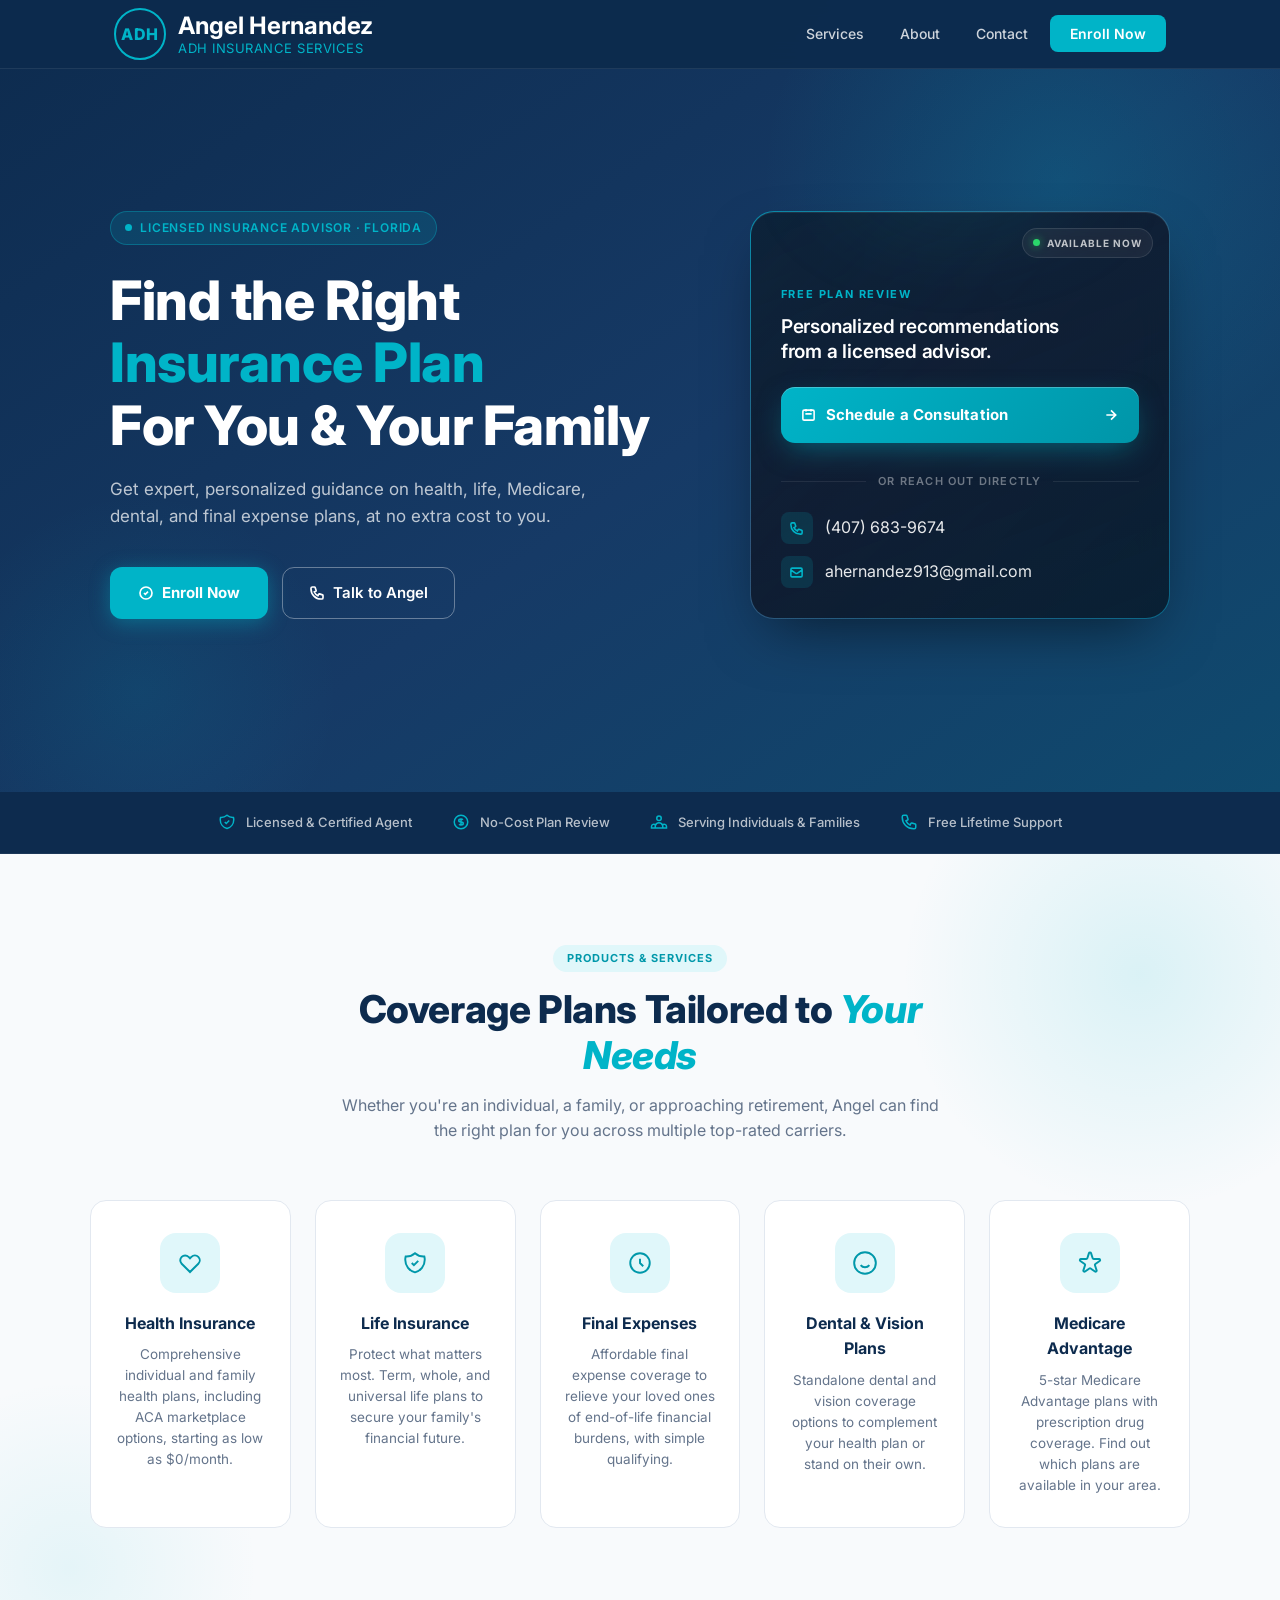
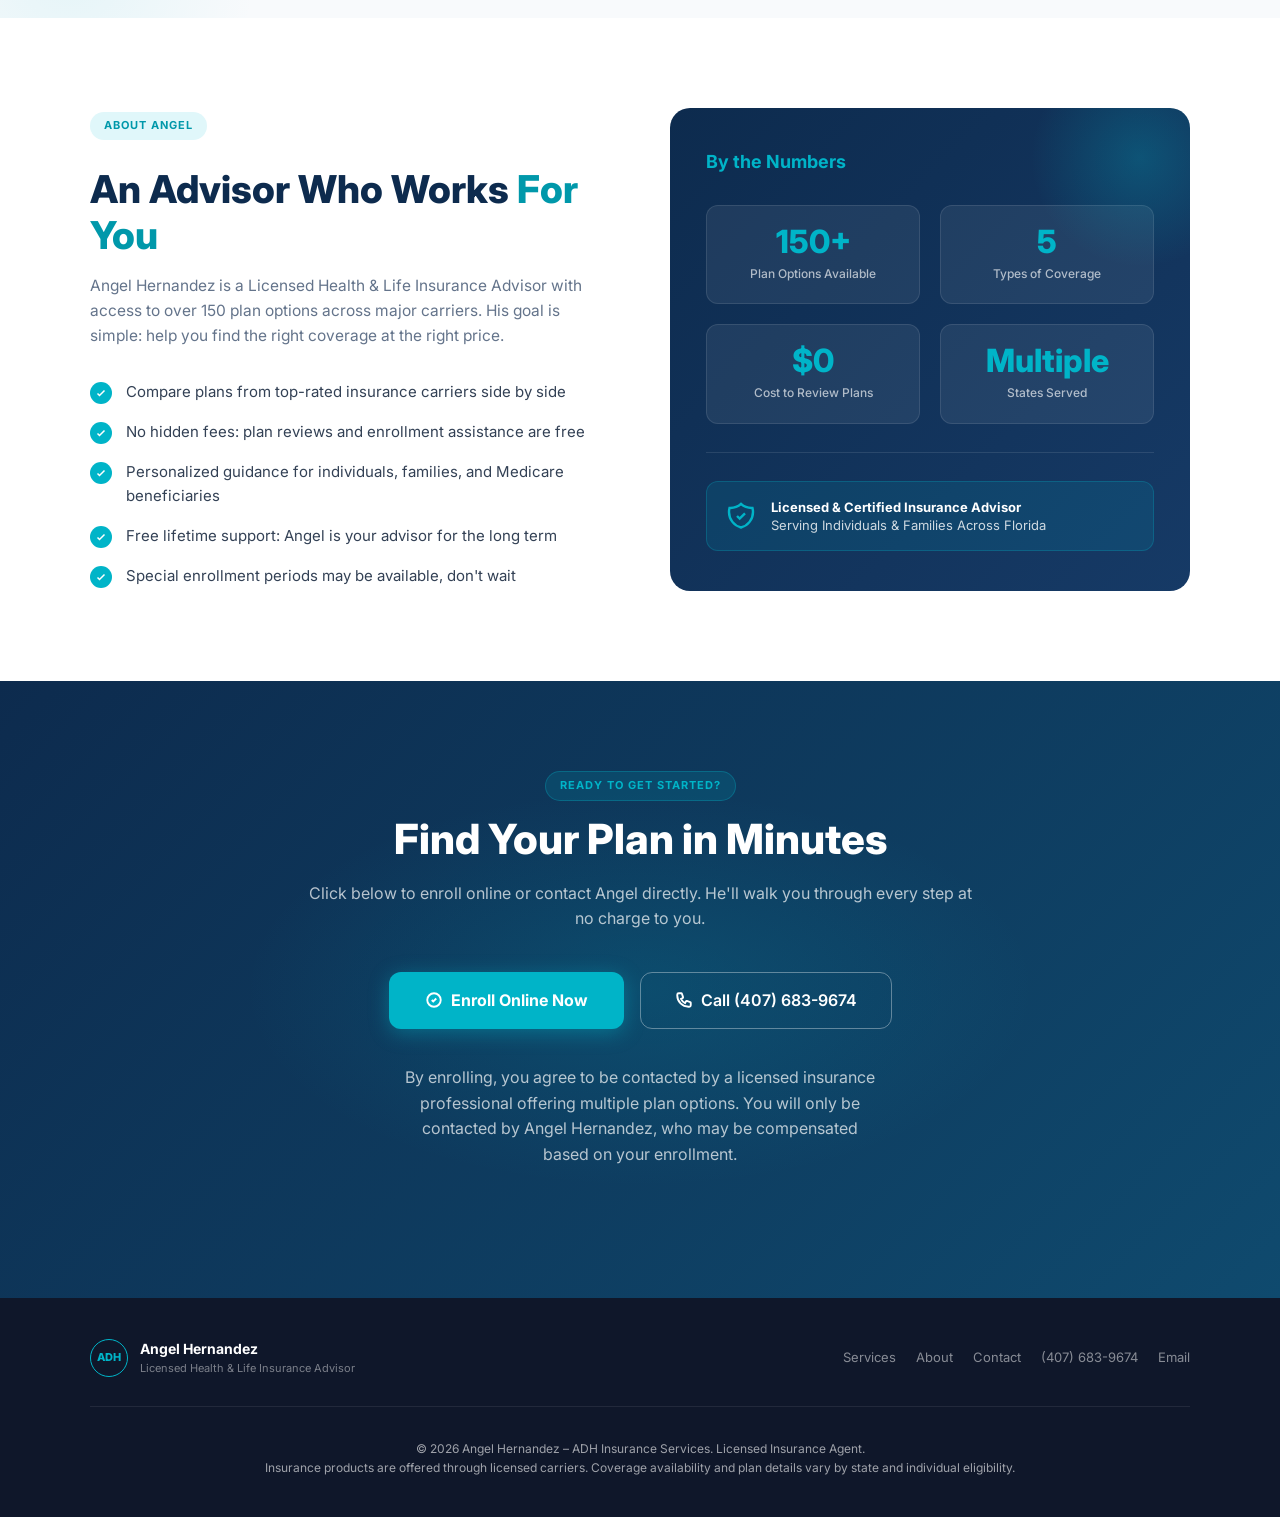
<file: index.html>
<!DOCTYPE html>
<html lang="en">
<head>
  <meta charset="UTF-8" />
  <meta name="viewport" content="width=device-width, initial-scale=1.0" />
  <title>Angel Hernandez – Licensed Insurance Advisor | ADH Insurance Services</title>
  <meta name="description" content="Angel Hernandez – Licensed Health & Life Insurance Advisor offering Health Insurance, Life Insurance, Medicare Advantage Plans, Dental & Vision Plans, and Final Expense coverage in Florida." />

  <!-- Favicon -->
  <link rel="icon" type="image/svg+xml" href="favicon.svg" />

  <!-- Open Graph -->
  <meta property="og:title" content="Angel Hernandez – Licensed Insurance Advisor" />
  <meta property="og:description" content="Get expert, personalized guidance on health, life, Medicare, dental, and final expense plans. No-cost plan review. Serving Florida." />
  <meta property="og:type" content="website" />
  <meta property="og:image" content="https://adh-insurance.com/og-preview.png" />
  <meta property="og:url" content="https://adh-insurance.com" />
  <meta name="twitter:card" content="summary_large_image" />
  <meta name="twitter:title" content="Angel Hernandez – Licensed Insurance Advisor" />
  <meta name="twitter:description" content="Get expert, personalized guidance on health, life, Medicare, dental, and final expense plans. No-cost plan review. Serving Florida." />
  <link rel="canonical" href="https://www.angelinsuranceadvisor.com/" />

  <link rel="preconnect" href="https://fonts.googleapis.com" />
  <link rel="preconnect" href="https://fonts.gstatic.com" crossorigin />
  <link href="https://fonts.googleapis.com/css2?family=Inter:wght@300;400;500;600;700;800&display=swap" rel="stylesheet" />
  <link rel="stylesheet" href="styles.css" />
</head>
<body>

  <!-- NAV -->
  <nav>
    <div class="nav-inner">
      <a href="/" class="nav-logo">
        <div class="logo-badge">ADH</div>
        <div class="nav-brand">
          Angel Hernandez
          <span>ADH Insurance Services</span>
        </div>
      </a>
      <ul class="nav-links">
        <li><a href="/#services">Services</a></li>
        <li><a href="/#why">About</a></li>
        <li><a href="/#enroll">Contact</a></li>
        <li><a href="/enroll/" class="nav-cta">Enroll Now</a></li>
      </ul>
      <button class="nav-hamburger" id="navHamburger" aria-label="Toggle menu">
        <span></span><span></span><span></span>
      </button>
    </div>
    <ul class="nav-mobile" id="navMobile">
      <li><a href="/#services" class="nav-mobile-link">Services</a></li>
      <li><a href="/#why" class="nav-mobile-link">About</a></li>
      <li><a href="/#enroll" class="nav-mobile-link">Contact</a></li>
      <li><a href="/enroll/" class="nav-cta">Enroll Now</a></li>
    </ul>
  </nav>

  <!-- HERO -->
  <section class="hero" id="home">
    <div class="hero-inner">
      <div class="hero-content">
        <div class="hero-tag">Licensed Insurance Advisor · Florida</div>
        <h1>
          Find the Right<br />
          <em>Insurance Plan</em><br />
          For You & Your Family
        </h1>
        <p class="hero-sub">
          Get expert, personalized guidance on health, life, Medicare, dental, and final expense plans, at no extra cost to you.
        </p>
        <div class="hero-actions">
          <a href="/enroll/" class="btn-primary">
            <svg width="16" height="16" viewBox="0 0 24 24" fill="none" stroke="currentColor" stroke-width="2.5"><path d="M9 12l2 2 4-4m6 2a9 9 0 11-18 0 9 9 0 0118 0z"/></svg>
            Enroll Now
          </a>
          <a href="/#enroll" class="btn-outline">
            <svg width="16" height="16" viewBox="0 0 24 24" fill="none" stroke="currentColor" stroke-width="2.5"><path d="M3 5a2 2 0 012-2h3.28a1 1 0 01.948.684l1.498 4.493a1 1 0 01-.502 1.21l-2.257 1.13a11.042 11.042 0 005.516 5.516l1.13-2.257a1 1 0 011.21-.502l4.493 1.498a1 1 0 01.684.949V19a2 2 0 01-2 2h-1C9.716 21 3 14.284 3 6V5z"/></svg>
            Talk to Angel
          </a>
        </div>
      </div>

      <div class="agent-card">
        <div class="agent-card-glow"></div>
        <div class="agent-card-status" aria-label="Available now">
          <span class="agent-card-status-dot"></span>
          Available Now
        </div>
        <div class="agent-card-meta">
          <span class="agent-card-eyebrow">Free Plan Review</span>
          <p class="agent-card-line">Personalized recommendations from a licensed advisor.</p>
        </div>
        <a href="https://angeldanielhernandez.instabrain.io/" target="_blank" class="instabrain-callout">
          <span class="instabrain-callout-label">
            <svg width="15" height="15" viewBox="0 0 24 24" fill="none" stroke="currentColor" stroke-width="2.5"><path d="M8 7V3m8 4V3m-9 8h10M5 21h14a2 2 0 002-2V7a2 2 0 00-2-2H5a2 2 0 00-2 2v12a2 2 0 002 2z"/></svg>
            Schedule a Consultation
          </span>
          <svg class="instabrain-callout-arrow" width="16" height="16" viewBox="0 0 24 24" fill="none" stroke="currentColor" stroke-width="2.5"><path d="M5 12h14M12 5l7 7-7 7"/></svg>
        </a>
        <div class="or-divider"><span>or reach out directly</span></div>
        <ul class="agent-contact-list">
          <li>
            <div class="contact-icon">
              <svg width="15" height="15" viewBox="0 0 24 24" fill="none" stroke="currentColor" stroke-width="2.5"><path d="M3 5a2 2 0 012-2h3.28a1 1 0 01.948.684l1.498 4.493a1 1 0 01-.502 1.21l-2.257 1.13a11.042 11.042 0 005.516 5.516l1.13-2.257a1 1 0 011.21-.502l4.493 1.498a1 1 0 01.684.949V19a2 2 0 01-2 2h-1C9.716 21 3 14.284 3 6V5z"/></svg>
            </div>
            <a href="tel:4076839674">(407) 683-9674</a>
          </li>
          <li>
            <div class="contact-icon">
              <svg width="15" height="15" viewBox="0 0 24 24" fill="none" stroke="currentColor" stroke-width="2.5"><path d="M3 8l7.89 5.26a2 2 0 002.22 0L21 8M5 19h14a2 2 0 002-2V7a2 2 0 00-2-2H5a2 2 0 00-2 2v10a2 2 0 002 2z"/></svg>
            </div>
            <a href="mailto:ahernandez913@gmail.com">ahernandez913@gmail.com</a>
          </li>
        </ul>
      </div>
    </div>
  </section>

  <!-- TRUST BAR -->
  <div class="trust-bar">
    <div class="trust-bar-inner">
      <div class="trust-item">
        <svg width="18" height="18" viewBox="0 0 24 24" fill="none" stroke="currentColor" stroke-width="2"><path d="M9 12l2 2 4-4m5.618-4.016A11.955 11.955 0 0112 2.944a11.955 11.955 0 01-8.618 3.04A12.02 12.02 0 003 9c0 5.591 3.824 10.29 9 11.622 5.176-1.332 9-6.03 9-11.622 0-1.042-.133-2.052-.382-3.016z"/></svg>
        Licensed & Certified Agent
      </div>
      <div class="trust-item">
        <svg width="18" height="18" viewBox="0 0 24 24" fill="none" stroke="currentColor" stroke-width="2"><path d="M12 8c-1.657 0-3 .895-3 2s1.343 2 3 2 3 .895 3 2-1.343 2-3 2m0-8c1.11 0 2.08.402 2.599 1M12 8V7m0 1v8m0 0v1m0-1c-1.11 0-2.08-.402-2.599-1M21 12a9 9 0 11-18 0 9 9 0 0118 0z"/></svg>
        No-Cost Plan Review
      </div>
      <div class="trust-item">
        <svg width="18" height="18" viewBox="0 0 24 24" fill="none" stroke="currentColor" stroke-width="2"><path d="M17 20h5v-2a3 3 0 00-5.356-1.857M17 20H7m10 0v-2c0-.656-.126-1.283-.356-1.857M7 20H2v-2a3 3 0 015.356-1.857M7 20v-2c0-.656.126-1.283.356-1.857m0 0a5.002 5.002 0 019.288 0M15 7a3 3 0 11-6 0 3 3 0 016 0z"/></svg>
        Serving Individuals & Families
      </div>
      <div class="trust-item">
        <svg width="18" height="18" viewBox="0 0 24 24" fill="none" stroke="currentColor" stroke-width="2"><path d="M3 5a2 2 0 012-2h3.28a1 1 0 01.948.684l1.498 4.493a1 1 0 01-.502 1.21l-2.257 1.13a11.042 11.042 0 005.516 5.516l1.13-2.257a1 1 0 011.21-.502l4.493 1.498a1 1 0 01.684.949V19a2 2 0 01-2 2h-1C9.716 21 3 14.284 3 6V5z"/></svg>
        Free Lifetime Support
      </div>
    </div>
  </div>

  <!-- SERVICES -->
  <section class="services" id="services">
    <div class="section-header">
      <div class="section-tag">Products & Services</div>
      <h2>Coverage Plans Tailored to <em>Your Needs</em></h2>
      <p>Whether you're an individual, a family, or approaching retirement, Angel can find the right plan for you across multiple top-rated carriers.</p>
    </div>
    <div class="services-grid">

      <div class="service-card">
        <div class="service-icon">
          <svg width="26" height="26" viewBox="0 0 24 24" fill="none" stroke="currentColor" stroke-width="1.8"><path d="M4.318 6.318a4.5 4.5 0 000 6.364L12 20.364l7.682-7.682a4.5 4.5 0 00-6.364-6.364L12 7.636l-1.318-1.318a4.5 4.5 0 00-6.364 0z"/></svg>
        </div>
        <h3>Health Insurance</h3>
        <p>Comprehensive individual and family health plans, including ACA marketplace options, starting as low as $0/month.</p>
      </div>

      <div class="service-card">
        <div class="service-icon">
          <svg width="26" height="26" viewBox="0 0 24 24" fill="none" stroke="currentColor" stroke-width="1.8"><path d="M9 12l2 2 4-4m5.618-4.016A11.955 11.955 0 0112 2.944a11.955 11.955 0 01-8.618 3.04A12.02 12.02 0 003 9c0 5.591 3.824 10.29 9 11.622 5.176-1.332 9-6.03 9-11.622 0-1.042-.133-2.052-.382-3.016z"/></svg>
        </div>
        <h3>Life Insurance</h3>
        <p>Protect what matters most. Term, whole, and universal life plans to secure your family's financial future.</p>
      </div>

      <div class="service-card">
        <div class="service-icon">
          <svg width="26" height="26" viewBox="0 0 24 24" fill="none" stroke="currentColor" stroke-width="1.8"><path d="M12 8v4l3 3m6-3a9 9 0 11-18 0 9 9 0 0118 0z"/></svg>
        </div>
        <h3>Final Expenses</h3>
        <p>Affordable final expense coverage to relieve your loved ones of end-of-life financial burdens, with simple qualifying.</p>
      </div>

      <div class="service-card">
        <div class="service-icon">
          <svg width="26" height="26" viewBox="0 0 24 24" fill="none" stroke="currentColor" stroke-width="1.8"><circle cx="12" cy="12" r="10"/><path d="M8 14s1.5 2 4 2 4-2 4-2M9 9h.01M15 9h.01"/></svg>
        </div>
        <h3>Dental & Vision Plans</h3>
        <p>Standalone dental and vision coverage options to complement your health plan or stand on their own.</p>
      </div>

      <div class="service-card">
        <div class="service-icon">
          <svg width="26" height="26" viewBox="0 0 24 24" fill="none" stroke="currentColor" stroke-width="1.8"><path d="M11.049 2.927c.3-.921 1.603-.921 1.902 0l1.519 4.674a1 1 0 00.95.69h4.915c.969 0 1.371 1.24.588 1.81l-3.976 2.888a1 1 0 00-.363 1.118l1.518 4.674c.3.922-.755 1.688-1.538 1.118l-3.976-2.888a1 1 0 00-1.176 0l-3.976 2.888c-.783.57-1.838-.197-1.538-1.118l1.518-4.674a1 1 0 00-.363-1.118l-3.976-2.888c-.784-.57-.38-1.81.588-1.81h4.914a1 1 0 00.951-.69l1.519-4.674z"/></svg>
        </div>
        <h3>Medicare Advantage</h3>
        <p>5-star Medicare Advantage plans with prescription drug coverage. Find out which plans are available in your area.</p>
      </div>

    </div>
  </section>

  <!-- WHY ANGEL -->
  <section class="why" id="why">
    <div class="why-inner">
      <div class="why-content">
        <div class="section-tag" style="display:inline-block;">About Angel</div>
        <h2 style="margin-top:12px;">An Advisor Who Works <span>For You</span></h2>
        <p>Angel Hernandez is a Licensed Health & Life Insurance Advisor with access to over 150 plan options across major carriers. His goal is simple: help you find the right coverage at the right price.</p>
        <ul class="benefit-list">
          <li>
            <div class="benefit-check">
              <svg width="12" height="12" viewBox="0 0 24 24" fill="none" stroke="currentColor" stroke-width="3"><path d="M5 13l4 4L19 7"/></svg>
            </div>
            Compare plans from top-rated insurance carriers side by side
          </li>
          <li>
            <div class="benefit-check">
              <svg width="12" height="12" viewBox="0 0 24 24" fill="none" stroke="currentColor" stroke-width="3"><path d="M5 13l4 4L19 7"/></svg>
            </div>
            No hidden fees: plan reviews and enrollment assistance are free
          </li>
          <li>
            <div class="benefit-check">
              <svg width="12" height="12" viewBox="0 0 24 24" fill="none" stroke="currentColor" stroke-width="3"><path d="M5 13l4 4L19 7"/></svg>
            </div>
            Personalized guidance for individuals, families, and Medicare beneficiaries
          </li>
          <li>
            <div class="benefit-check">
              <svg width="12" height="12" viewBox="0 0 24 24" fill="none" stroke="currentColor" stroke-width="3"><path d="M5 13l4 4L19 7"/></svg>
            </div>
            Free lifetime support: Angel is your advisor for the long term
          </li>
          <li>
            <div class="benefit-check">
              <svg width="12" height="12" viewBox="0 0 24 24" fill="none" stroke="currentColor" stroke-width="3"><path d="M5 13l4 4L19 7"/></svg>
            </div>
            Special enrollment periods may be available, don't wait
          </li>
        </ul>
      </div>

      <div class="why-visual">
        <h3>By the Numbers</h3>
        <div class="stat-row">
          <div class="stat-box">
            <div class="stat-num">150+</div>
            <div class="stat-label">Plan Options Available</div>
          </div>
          <div class="stat-box">
            <div class="stat-num">5</div>
            <div class="stat-label">Types of Coverage</div>
          </div>
          <div class="stat-box">
            <div class="stat-num">$0</div>
            <div class="stat-label">Cost to Review Plans</div>
          </div>
          <div class="stat-box">
            <div class="stat-num">Multiple</div>
            <div class="stat-label">States Served</div>
          </div>
        </div>
        <div class="why-divider"></div>
        <div class="hpm-badge">
          <svg width="32" height="32" viewBox="0 0 24 24" fill="none" stroke="currentColor" stroke-width="1.8" color="#00b4c8"><path d="M9 12l2 2 4-4m5.618-4.016A11.955 11.955 0 0112 2.944a11.955 11.955 0 01-8.618 3.04A12.02 12.02 0 003 9c0 5.591 3.824 10.29 9 11.622 5.176-1.332 9-6.03 9-11.622 0-1.042-.133-2.052-.382-3.016z"/></svg>
          <div class="hpm-badge-text">
            <strong>Licensed & Certified Insurance Advisor</strong><br/>
            Serving Individuals &amp; Families Across Florida
          </div>
        </div>
      </div>
    </div>
  </section>

  <!-- ENROLL CTA -->
  <section class="enroll" id="enroll">
    <div class="enroll-inner">
      <div class="section-tag">Ready to Get Started?</div>
      <h2>Find Your Plan in Minutes</h2>
      <p>Click below to enroll online or contact Angel directly. He'll walk you through every step at no charge to you.</p>
      <div class="enroll-options">
        <a href="/enroll/" class="btn-primary" style="font-size:16px; padding:16px 36px;">
          <svg width="18" height="18" viewBox="0 0 24 24" fill="none" stroke="currentColor" stroke-width="2.5"><path d="M9 12l2 2 4-4m6 2a9 9 0 11-18 0 9 9 0 0118 0z"/></svg>
          Enroll Online Now
        </a>
        <a href="tel:4076839674" class="btn-outline" style="font-size:16px; padding:15px 34px;">
          <svg width="18" height="18" viewBox="0 0 24 24" fill="none" stroke="currentColor" stroke-width="2.5"><path d="M3 5a2 2 0 012-2h3.28a1 1 0 01.948.684l1.498 4.493a1 1 0 01-.502 1.21l-2.257 1.13a11.042 11.042 0 005.516 5.516l1.13-2.257a1 1 0 011.21-.502l4.493 1.498a1 1 0 01.684.949V19a2 2 0 01-2 2h-1C9.716 21 3 14.284 3 6V5z"/></svg>
          Call (407) 683-9674
        </a>
      </div>
      <p class="enroll-note">By enrolling, you agree to be contacted by a licensed insurance professional offering multiple plan options. You will only be contacted by Angel Hernandez, who may be compensated based on your enrollment.</p>
    </div>
  </section>


  <!-- FOOTER -->
  <footer>
    <div class="footer-inner">
      <div class="footer-brand">
        <div class="footer-badge">ADH</div>
        <div>
          <div class="footer-name">
            Angel Hernandez
            <span>Licensed Health & Life Insurance Advisor</span>
          </div>
        </div>
      </div>
      <div class="footer-links">
        <a href="/#services">Services</a>
        <a href="/#why">About</a>
        <a href="/#enroll">Contact</a>
        <a href="tel:4076839674">(407) 683-9674</a>
        <a href="mailto:ahernandez913@gmail.com">Email</a>
      </div>
    </div>
    <div class="footer-inner">
      <p class="footer-copy">
        © 2026 Angel Hernandez – ADH Insurance Services. Licensed Insurance Agent.<br />
        Insurance products are offered through licensed carriers. Coverage availability and plan details vary by state and individual eligibility.
      </p>
    </div>
  </footer>

  <script src="script.js"></script>

</body>
</html>
</file>
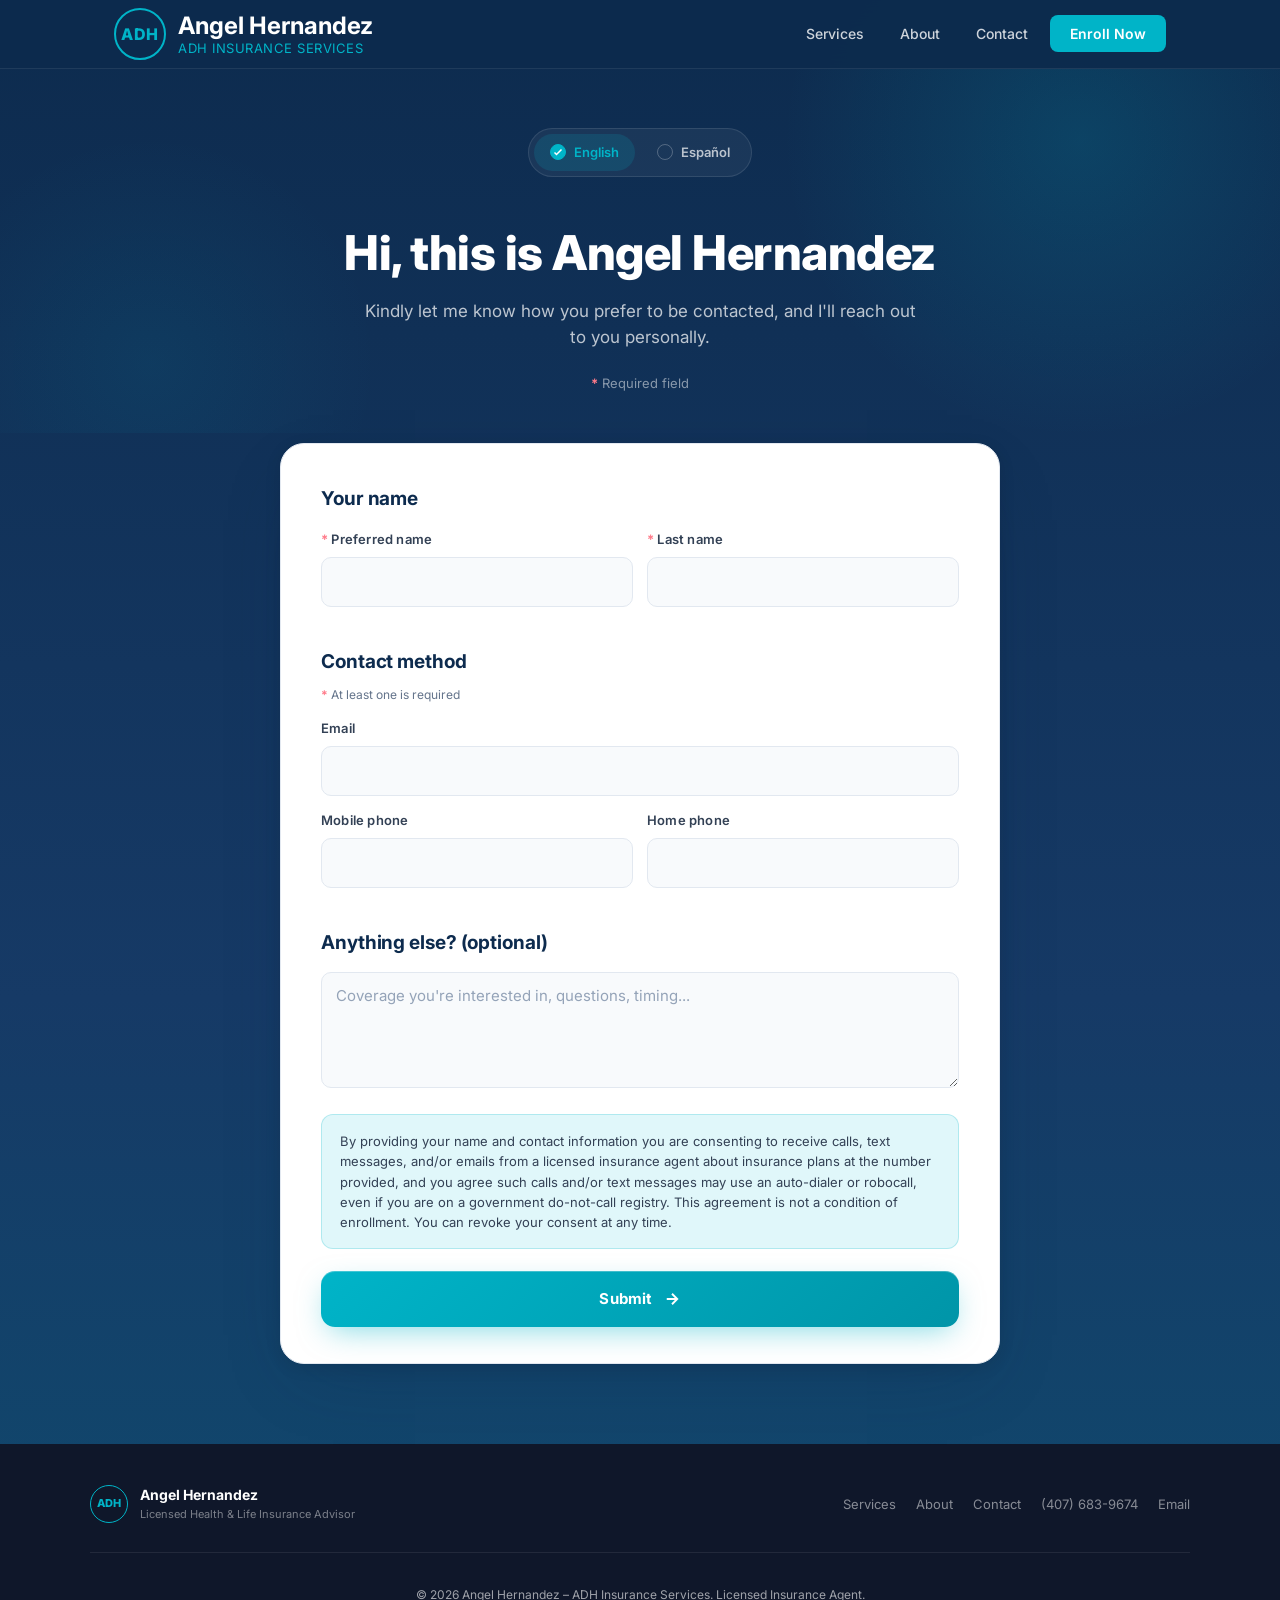
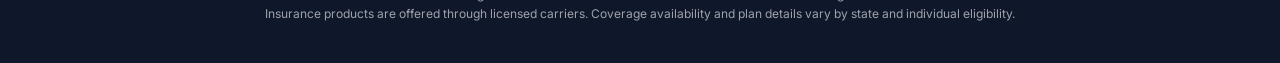
<file: enroll/index.html>
<!DOCTYPE html>
<html lang="en">
<head>
  <meta charset="UTF-8" />
  <meta name="viewport" content="width=device-width, initial-scale=1.0" />
  <title data-i18n="pageTitle">Get in Touch – Angel Hernandez | ADH Insurance Services</title>
  <meta name="description" content="Contact Angel Hernandez, Licensed Insurance Advisor. Let him know how you prefer to be reached and he'll personally help you find the right plan." />
  <meta name="robots" content="index, follow" />

  <link rel="icon" type="image/svg+xml" href="../favicon.svg" />

  <meta property="og:title" content="Get in Touch with Angel Hernandez" />
  <meta property="og:description" content="Tell Angel how you'd like to be contacted and he'll reach out personally to help you find the right coverage." />
  <meta property="og:type" content="website" />
  <meta property="og:url" content="https://adh-insurance.com/enroll/" />

  <link rel="preconnect" href="https://fonts.googleapis.com" />
  <link rel="preconnect" href="https://fonts.gstatic.com" crossorigin />
  <link href="https://fonts.googleapis.com/css2?family=Inter:wght@300;400;500;600;700;800&display=swap" rel="stylesheet" />
  <link rel="stylesheet" href="../styles.css" />
</head>
<body class="page-enroll">

  <!-- NAV -->
  <nav>
    <div class="nav-inner">
      <a href="/" class="nav-logo">
        <div class="logo-badge">ADH</div>
        <div class="nav-brand">
          Angel Hernandez
          <span>ADH Insurance Services</span>
        </div>
      </a>
      <ul class="nav-links">
        <li><a href="/#services">Services</a></li>
        <li><a href="/#why">About</a></li>
        <li><a href="/#enroll">Contact</a></li>
        <li><a href="./" class="nav-cta">Enroll Now</a></li>
      </ul>
      <button class="nav-hamburger" id="navHamburger" aria-label="Toggle menu">
        <span></span><span></span><span></span>
      </button>
    </div>
    <ul class="nav-mobile" id="navMobile">
      <li><a href="/#services" class="nav-mobile-link">Services</a></li>
      <li><a href="/#why" class="nav-mobile-link">About</a></li>
      <li><a href="/#enroll" class="nav-mobile-link">Contact</a></li>
      <li><a href="./" class="nav-cta">Enroll Now</a></li>
    </ul>
  </nav>

  <!-- FORM HERO -->
  <section class="form-hero">
    <div class="form-hero-inner">

      <div class="form-lang-switch" role="group" aria-label="Choose language">
        <button type="button" data-lang="en" class="active">
          <span class="form-lang-check" aria-hidden="true">
            <svg width="12" height="12" viewBox="0 0 24 24" fill="none" stroke="currentColor" stroke-width="3"><path d="M5 13l4 4L19 7"/></svg>
          </span>
          English
        </button>
        <button type="button" data-lang="es">
          <span class="form-lang-check" aria-hidden="true">
            <svg width="12" height="12" viewBox="0 0 24 24" fill="none" stroke="currentColor" stroke-width="3"><path d="M5 13l4 4L19 7"/></svg>
          </span>
          Español
        </button>
      </div>

      <h1>
        <span data-i18n="title">Hi, this is Angel Hernandez</span>
      </h1>
      <p class="form-hero-sub" data-i18n="subtitle">
        Kindly let me know how you prefer to be contacted, and I'll reach out to you personally.
      </p>
      <p class="form-required-note">
        <span class="req">*</span> <span data-i18n="requiredField">Required field</span>
      </p>
    </div>
  </section>

  <!-- FORM -->
  <section class="form-section">
    <div class="form-shell">

      <form id="contactForm" class="contact-form" novalidate>
        <!-- Honeypot: bots fill it, humans never see it -->
        <input type="text" name="_gotcha" tabindex="-1" autocomplete="off" class="form-honeypot" aria-hidden="true" />
        <input type="hidden" name="_subject" value="New contact from adh-insurance.com" />

        <fieldset class="form-group">
          <legend data-i18n="yourName">Your name</legend>
          <div class="form-row">
            <div class="form-field">
              <label for="firstName">
                <span class="req">*</span> <span data-i18n="preferredName">Preferred name</span>
              </label>
              <input type="text" id="firstName" name="firstName" required autocomplete="given-name" maxlength="60" />
            </div>
            <div class="form-field">
              <label for="lastName">
                <span class="req">*</span> <span data-i18n="lastName">Last name</span>
              </label>
              <input type="text" id="lastName" name="lastName" required autocomplete="family-name" maxlength="60" />
            </div>
          </div>
        </fieldset>

        <fieldset class="form-group">
          <legend data-i18n="contactMethod">Contact method</legend>
          <p class="form-help">
            <span class="req">*</span> <span data-i18n="oneRequired">At least one is required</span>
          </p>
          <div class="form-field">
            <label for="email" data-i18n="email">Email</label>
            <input type="email" id="email" name="email" autocomplete="email" maxlength="120" />
          </div>
          <div class="form-row">
            <div class="form-field">
              <label for="mobilePhone" data-i18n="mobilePhone">Mobile phone</label>
              <input type="tel" id="mobilePhone" name="mobilePhone" autocomplete="tel-national" inputmode="numeric" maxlength="14" />
            </div>
            <div class="form-field">
              <label for="homePhone" data-i18n="homePhone">Home phone</label>
              <input type="tel" id="homePhone" name="homePhone" autocomplete="tel-national" inputmode="numeric" maxlength="14" />
            </div>
          </div>
        </fieldset>

        <fieldset class="form-group">
          <legend data-i18n="anythingElse">Anything else? (optional)</legend>
          <div class="form-field">
            <textarea id="message" name="message" rows="4" maxlength="1000" data-i18n-attr="placeholder" data-i18n="messagePlaceholder" placeholder="Coverage you're interested in, questions, timing..."></textarea>
          </div>
        </fieldset>

        <div class="form-consent" data-i18n="consent">
          By providing your name and contact information you are consenting to receive calls, text messages, and/or emails from a licensed insurance agent about insurance plans at the number provided, and you agree such calls and/or text messages may use an auto-dialer or robocall, even if you are on a government do-not-call registry. This agreement is not a condition of enrollment. You can revoke your consent at any time.
        </div>

        <div class="form-error" id="formError" role="alert" hidden></div>

        <button type="submit" class="form-submit" id="submitBtn">
          <span class="form-submit-label" data-i18n="submit">Submit</span>
          <svg class="form-submit-arrow" width="18" height="18" viewBox="0 0 24 24" fill="none" stroke="currentColor" stroke-width="2.5"><path d="M5 12h14M12 5l7 7-7 7"/></svg>
          <svg class="form-submit-spinner" width="18" height="18" viewBox="0 0 24 24" fill="none" stroke="currentColor" stroke-width="3"><circle cx="12" cy="12" r="9" stroke-opacity=".25"/><path d="M21 12a9 9 0 00-9-9"/></svg>
        </button>
      </form>

      <div id="formSuccess" class="form-success" hidden>
        <div class="form-success-icon">
          <svg width="36" height="36" viewBox="0 0 24 24" fill="none" stroke="currentColor" stroke-width="2.5"><path d="M5 13l4 4L19 7"/></svg>
        </div>
        <h2 data-i18n="thanks">Thanks — your message is on its way.</h2>
        <p data-i18n="thanksSub">Angel will reach out personally within one business day.</p>
        <a href="/" class="btn-outline form-back-home" data-i18n="backHome">Back to Home</a>
      </div>

    </div>
  </section>

  <!-- FOOTER -->
  <footer>
    <div class="footer-inner">
      <div class="footer-brand">
        <div class="footer-badge">ADH</div>
        <div>
          <div class="footer-name">
            Angel Hernandez
            <span>Licensed Health &amp; Life Insurance Advisor</span>
          </div>
        </div>
      </div>
      <div class="footer-links">
        <a href="/#services">Services</a>
        <a href="/#why">About</a>
        <a href="/#enroll">Contact</a>
        <a href="tel:4076839674">(407) 683-9674</a>
        <a href="mailto:ahernandez913@gmail.com">Email</a>
      </div>
    </div>
    <div class="footer-inner">
      <p class="footer-copy">
        © 2026 Angel Hernandez – ADH Insurance Services. Licensed Insurance Agent.<br />
        Insurance products are offered through licensed carriers. Coverage availability and plan details vary by state and individual eligibility.
      </p>
    </div>
  </footer>

  <script src="../enroll.js"></script>

</body>
</html>
</file>
<file: styles.css>
*, *::before, *::after { box-sizing: border-box; margin: 0; padding: 0; }

:root {
  --navy: #0d2b4e;
  --navy-light: #163a66;
  --teal: #00b4c8;
  --teal-dark: #0098aa;
  --teal-light: #e0f7fa;
  --white: #ffffff;
  --gray-50: #f8fafc;
  --gray-100: #f1f5f9;
  --gray-200: #e2e8f0;
  --gray-500: #64748b;
  --gray-700: #334155;
  --gray-900: #0f172a;
  --radius: 12px;
  --shadow-sm: 0 1px 3px rgba(0,0,0,.08), 0 1px 2px rgba(0,0,0,.05);
  --shadow-md: 0 4px 16px rgba(0,0,0,.10);
  --shadow-lg: 0 10px 40px rgba(0,0,0,.14);
}

html { scroll-behavior: smooth; }

body {
  font-family: 'Inter', system-ui, sans-serif;
  color: var(--gray-900);
  background: var(--white);
  line-height: 1.6;
}

/* ── NAV ─────────────────────────────────────────── */
nav {
  position: fixed;
  top: 0; left: 0; right: 0;
  z-index: 100;
  background: rgba(13, 43, 78, 0.96);
  backdrop-filter: blur(12px);
  -webkit-backdrop-filter: blur(12px);
  border-bottom: 1px solid rgba(255,255,255,.08);
}

.nav-inner {
  max-width: 1100px;
  margin: 0 auto;
  padding: 0 24px;
  height: 68px;
  display: flex;
  align-items: center;
  justify-content: space-between;
}

.nav-logo {
  display: flex;
  align-items: center;
  gap: 12px;
  text-decoration: none;
}

.logo-badge {
  width: 52px;
  height: 52px;
  border-radius: 50%;
  border: 2px solid var(--teal);
  display: flex;
  align-items: center;
  justify-content: center;
  font-size: 16px;
  font-weight: 800;
  color: var(--teal);
  letter-spacing: .5px;
  line-height: 1;
  text-align: center;
}

.nav-brand {
  color: var(--white);
  font-weight: 700;
  font-size: 24px;
  line-height: 1.2;
}

.nav-brand span {
  display: block;
  font-size: 13px;
  font-weight: 400;
  color: var(--teal);
  letter-spacing: .5px;
  text-transform: uppercase;
}

.nav-links {
  display: flex;
  align-items: center;
  gap: 8px;
  list-style: none;
}

.nav-links a {
  color: rgba(255,255,255,.8);
  text-decoration: none;
  font-size: 14px;
  font-weight: 500;
  padding: 8px 14px;
  border-radius: 8px;
  transition: color .2s, background .2s;
}

.nav-links a:hover { color: var(--white); background: rgba(255,255,255,.08); }

.nav-cta {
  background: var(--teal) !important;
  color: var(--white) !important;
  font-weight: 600 !important;
  padding: 10px 20px !important;
}

.nav-cta:hover { background: var(--teal-dark) !important; }

/* Hamburger */
.nav-hamburger {
  display: none;
  flex-direction: column;
  justify-content: center;
  gap: 5px;
  width: 36px;
  height: 36px;
  background: none;
  border: none;
  cursor: pointer;
  padding: 4px;
  border-radius: 8px;
  transition: background .2s;
}

.nav-hamburger:hover { background: rgba(255,255,255,.08); }

.nav-hamburger span {
  display: block;
  height: 2px;
  background: var(--white);
  border-radius: 2px;
  transition: transform .25s, opacity .25s;
}

.nav-hamburger.open span:nth-child(1) { transform: translateY(7px) rotate(45deg); }
.nav-hamburger.open span:nth-child(2) { opacity: 0; }
.nav-hamburger.open span:nth-child(3) { transform: translateY(-7px) rotate(-45deg); }

/* Mobile drawer */
.nav-mobile {
  display: none;
  flex-direction: column;
  background: var(--navy);
  border-top: 1px solid rgba(255,255,255,.08);
  padding: 12px 16px 16px;
  list-style: none;
  gap: 4px;
}

.nav-mobile.open { display: flex; }

.nav-mobile a {
  color: rgba(255,255,255,.85);
  text-decoration: none;
  font-size: 15px;
  font-weight: 500;
  padding: 12px 14px;
  border-radius: 8px;
  display: block;
  transition: background .2s, color .2s;
}

.nav-mobile a:hover { background: rgba(255,255,255,.08); color: var(--white); }

.nav-mobile .nav-cta {
  background: var(--teal) !important;
  color: var(--white) !important;
  text-align: center;
  margin-top: 6px;
  font-weight: 700 !important;
}

@media (max-width: 860px) {
  .nav-hamburger { display: flex; }
}

/* ── HERO ─────────────────────────────────────────── */
.hero {
  background: linear-gradient(145deg, var(--navy) 0%, var(--navy-light) 55%, #0f4a6e 100%);
  display: flex;
  align-items: flex-start;
  padding: calc(68px + env(safe-area-inset-top, 0px) + 10px) 24px 30px;
  position: relative;
  overflow: hidden;
}

@media (min-width: 861px) {
  .hero {
    /* Between “cramped” (no min-height) and “full blank screen” (100vh) */
    min-height: min(88vh, 920px);
    align-items: center;
    padding-top: calc(68px + env(safe-area-inset-top, 0px) + 10px);
    padding-bottom: 40px;
  }
}

.hero::before {
  content: '';
  position: absolute;
  top: -120px; right: -80px;
  width: 600px; height: 600px;
  background: radial-gradient(circle, rgba(0,180,200,.18) 0%, transparent 70%);
  pointer-events: none;
}

.hero::after {
  content: '';
  position: absolute;
  bottom: -100px; left: -60px;
  width: 400px; height: 400px;
  background: radial-gradient(circle, rgba(0,180,200,.10) 0%, transparent 70%);
  pointer-events: none;
}

.hero-inner {
  max-width: 1100px;
  margin: 0 auto;
  display: grid;
  grid-template-columns: 1fr 420px;
  gap: 100px;
  align-items: center;
  position: relative;
  z-index: 1;
}

.hero-tag {
  display: inline-flex;
  align-items: center;
  gap: 8px;
  background: rgba(0,180,200,.15);
  border: 1px solid rgba(0,180,200,.35);
  color: var(--teal);
  font-size: 12px;
  font-weight: 600;
  letter-spacing: .8px;
  text-transform: uppercase;
  padding: 6px 14px;
  border-radius: 100px;
  margin-bottom: 24px;
}

.hero-tag::before {
  content: '';
  width: 7px; height: 7px;
  border-radius: 50%;
  background: var(--teal);
  animation: pulse 2s infinite;
}

@keyframes pulse {
  0%, 100% { opacity: 1; transform: scale(1); }
  50% { opacity: .5; transform: scale(.8); }
}

.hero h1 {
  font-size: clamp(2.2rem, 5vw, 3.4rem);
  font-weight: 800;
  color: var(--white);
  line-height: 1.15;
  margin-bottom: 20px;
  letter-spacing: -.5px;
}

.hero h1 em {
  font-style: normal;
  color: var(--teal);
}

.hero-sub {
  font-size: 17px;
  color: rgba(255,255,255,.72);
  max-width: 500px;
  margin-bottom: 36px;
  font-weight: 400;
}

.hero-actions {
  display: flex;
  gap: 14px;
  flex-wrap: wrap;
}

.btn-primary {
  display: inline-flex;
  align-items: center;
  gap: 8px;
  background: var(--teal);
  color: var(--white);
  font-weight: 700;
  font-size: 15px;
  padding: 14px 28px;
  border-radius: var(--radius);
  text-decoration: none;
  transition: background .2s, transform .15s, box-shadow .2s;
  box-shadow: 0 4px 20px rgba(0,180,200,.4);
}

.btn-primary:hover {
  background: var(--teal-dark);
  transform: translateY(-1px);
  box-shadow: 0 8px 28px rgba(0,180,200,.45);
}

.btn-outline {
  display: inline-flex;
  align-items: center;
  gap: 8px;
  background: transparent;
  color: var(--white);
  font-weight: 600;
  font-size: 15px;
  padding: 13px 26px;
  border-radius: var(--radius);
  border: 1.5px solid rgba(255,255,255,.35);
  text-decoration: none;
  transition: border-color .2s, background .2s, transform .15s;
}

.btn-outline:hover {
  border-color: var(--teal);
  color: var(--teal);
  transform: translateY(-1px);
  background: rgba(0,180,200,.06);
}

/* Agent card */
.agent-card {
  position: relative;
  border-radius: 24px;
  padding: 36px 30px 30px;
  background:
    linear-gradient(160deg, rgba(14,26,48,.92) 0%, rgba(8,17,34,.82) 100%) padding-box,
    linear-gradient(135deg, rgba(0,212,232,.55), rgba(255,255,255,.12) 42%, rgba(0,180,200,.32)) border-box;
  border: 1px solid transparent;
  backdrop-filter: blur(14px);
  box-shadow:
    0 24px 60px -20px rgba(0,0,0,.55),
    inset 0 1px 0 rgba(255,255,255,.08);
  isolation: isolate;
  overflow: hidden;
}

.agent-card-glow {
  position: absolute;
  inset: -60px -40px auto -40px;
  height: 240px;
  z-index: -1;
  background: radial-gradient(50% 60% at 50% 0%, rgba(0,180,200,.2), transparent 70%);
  filter: blur(44px);
  pointer-events: none;
}

.agent-card-status {
  position: absolute;
  top: 16px;
  right: 16px;
  display: inline-flex;
  align-items: center;
  gap: 7px;
  font-size: 10px;
  font-weight: 700;
  letter-spacing: 1px;
  text-transform: uppercase;
  color: rgba(255,255,255,.72);
  background: rgba(255,255,255,.06);
  border: 1px solid rgba(255,255,255,.11);
  border-radius: 999px;
  padding: 6px 10px;
  backdrop-filter: blur(8px);
}

.agent-card-status-dot {
  width: 7px;
  height: 7px;
  border-radius: 50%;
  background: #2bd76b;
  box-shadow: 0 0 8px rgba(43,215,107,.65);
}

.agent-card-meta {
  text-align: left;
  margin: 38px 0 22px;
}

.agent-card-eyebrow {
  display: block;
  font-size: 11px;
  font-weight: 700;
  letter-spacing: 1.6px;
  text-transform: uppercase;
  color: var(--teal);
  margin-bottom: 12px;
}

.agent-card-line {
  font-size: 19px;
  font-weight: 600;
  line-height: 1.3;
  letter-spacing: -.2px;
  color: var(--white);
  max-width: 290px;
}

.instabrain-callout {
  position: relative;
  display: flex;
  align-items: center;
  justify-content: space-between;
  width: 100%;
  background: linear-gradient(135deg, #00b4c8 0%, #0095a8 100%);
  color: #fff;
  font-size: 15px;
  font-weight: 700;
  letter-spacing: .2px;
  border-radius: 14px;
  padding: 16px 20px;
  text-decoration: none;
  overflow: hidden;
  box-shadow:
    0 10px 30px -8px rgba(0,180,200,.5),
    inset 0 1px 0 rgba(255,255,255,.25);
  transition: transform .2s ease, box-shadow .2s ease;
}

.instabrain-callout::before {
  content: "";
  position: absolute;
  top: 0;
  left: -100%;
  width: 60%;
  height: 100%;
  background: linear-gradient(90deg, transparent, rgba(255,255,255,.25), transparent);
  transition: left .6s ease;
}

.instabrain-callout:hover {
  transform: translateY(-2px);
  box-shadow:
    0 16px 40px -8px rgba(0,180,200,.65),
    inset 0 1px 0 rgba(255,255,255,.3);
}

.instabrain-callout:hover::before { left: 130%; }

.instabrain-callout-label {
  display: inline-flex;
  align-items: center;
  gap: 10px;
}

.instabrain-callout-arrow {
  transition: transform .25s ease;
}

.instabrain-callout:hover .instabrain-callout-arrow {
  transform: translateX(4px);
}

.or-divider {
  display: flex;
  align-items: center;
  gap: 12px;
  margin: 30px 0 22px;
  font-size: 11px;
  font-weight: 600;
  letter-spacing: 1.2px;
  text-transform: uppercase;
  color: rgba(255,255,255,.4);
}

.or-divider::before,
.or-divider::after {
  content: "";
  flex: 1;
  height: 1px;
  background: rgba(255,255,255,.08);
}

.agent-contact-list {
  list-style: none;
  display: flex;
  flex-direction: column;
  gap: 12px;
  text-align: left;
}

.agent-contact-list li {
  display: flex;
  align-items: center;
  gap: 12px;
  font-size: 16px;
  color: rgba(255,255,255,.9);
}

.contact-icon {
  width: 32px;
  height: 32px;
  background: rgba(0,180,200,.15);
  border-radius: 8px;
  display: flex;
  align-items: center;
  justify-content: center;
  flex-shrink: 0;
  color: var(--teal);
}

.agent-contact-list a {
  color: inherit;
  text-decoration: none;
  transition: color .2s;
}

.agent-contact-list a:hover { color: var(--teal); }

/* ── TRUST BAR ─────────────────────────────────────── */
.trust-bar {
  background: var(--navy);
  padding: 20px 24px;
  border-bottom: 1px solid rgba(255,255,255,.06);
}

.trust-bar-inner {
  max-width: 1100px;
  margin: 0 auto;
  display: flex;
  align-items: center;
  justify-content: center;
  gap: 40px;
  flex-wrap: wrap;
}

.trust-item {
  display: flex;
  align-items: center;
  gap: 10px;
  color: rgba(255,255,255,.7);
  font-size: 13px;
  font-weight: 500;
}

.trust-item svg { color: var(--teal); flex-shrink: 0; }

/* ── SERVICES ─────────────────────────────────────── */
.services {
  padding: 90px 24px;
  background: var(--gray-50);
  position: relative;
  overflow: hidden;
}

.services::before {
  content: "";
  position: absolute;
  top: -120px;
  right: -100px;
  width: 480px;
  height: 480px;
  background: radial-gradient(circle, rgba(0,180,200,.12) 0%, transparent 70%);
  pointer-events: none;
}

.services::after {
  content: "";
  position: absolute;
  bottom: -140px;
  left: -120px;
  width: 380px;
  height: 380px;
  background: radial-gradient(circle, rgba(0,180,200,.08) 0%, transparent 70%);
  pointer-events: none;
}

.services > * { position: relative; z-index: 1; }

.section-header {
  text-align: center;
  max-width: 600px;
  margin: 0 auto 56px;
}

.section-tag {
  display: inline-block;
  background: var(--teal-light);
  color: var(--teal-dark);
  font-size: 11px;
  font-weight: 700;
  letter-spacing: 1px;
  text-transform: uppercase;
  padding: 5px 14px;
  border-radius: 100px;
  margin-bottom: 14px;
}

.section-header h2 {
  font-size: clamp(1.7rem, 3.5vw, 2.4rem);
  font-weight: 800;
  color: var(--navy);
  line-height: 1.2;
  margin-bottom: 14px;
  letter-spacing: -.4px;
}

.section-header h2 em {
  font-style: italic;
  color: var(--teal);
}

.section-header p {
  color: var(--gray-500);
  font-size: 16px;
}

.services-grid {
  max-width: 1100px;
  margin: 0 auto;
  display: grid;
  grid-template-columns: repeat(auto-fit, minmax(200px, 1fr));
  gap: 24px;
}

.service-card {
  background: var(--white);
  border: 1px solid var(--gray-200);
  border-radius: 16px;
  padding: 32px 24px;
  text-align: center;
  transition: box-shadow .3s, transform .25s, border-color .25s;
  cursor: default;
}

.service-card:hover {
  box-shadow: 0 14px 34px -16px rgba(0,180,200,.28), var(--shadow-md);
  transform: translateY(-4px);
  border-color: rgba(0,180,200,.35);
}

.service-icon {
  width: 60px;
  height: 60px;
  background: var(--teal-light);
  border-radius: 16px;
  display: flex;
  align-items: center;
  justify-content: center;
  margin: 0 auto 18px;
  color: var(--teal-dark);
  transition: background .25s, color .25s, transform .25s;
}

.service-card:hover .service-icon {
  transform: translateY(-2px);
}

.service-card:hover .service-icon {
  background: var(--teal);
  color: var(--white);
}

.service-card h3 {
  font-size: 16px;
  font-weight: 700;
  color: var(--navy);
  margin-bottom: 8px;
}

.service-card p {
  font-size: 13.5px;
  color: var(--gray-500);
  line-height: 1.55;
}

/* ── WHY ANGEL ─────────────────────────────────────── */
.why {
  padding: 90px 24px;
  background: var(--white);
}

.why-inner {
  max-width: 1100px;
  margin: 0 auto;
  display: grid;
  grid-template-columns: 1fr 1fr;
  gap: 60px;
  align-items: center;
}

.why-content h2 {
  font-size: clamp(1.7rem, 3.5vw, 2.4rem);
  font-weight: 800;
  color: var(--navy);
  line-height: 1.2;
  margin-bottom: 16px;
}

.why-content h2 span { color: var(--teal-dark); }

.why-content p {
  color: var(--gray-500);
  font-size: 15.5px;
  margin-bottom: 32px;
}

.benefit-list {
  list-style: none;
  display: flex;
  flex-direction: column;
  gap: 16px;
}

.benefit-list li {
  display: flex;
  align-items: flex-start;
  gap: 14px;
  font-size: 15px;
  color: var(--gray-700);
}

.benefit-check {
  width: 22px;
  height: 22px;
  background: var(--teal);
  border-radius: 50%;
  flex-shrink: 0;
  display: flex;
  align-items: center;
  justify-content: center;
  margin-top: 2px;
}

.benefit-check svg { color: white; }

.why-visual {
  background: linear-gradient(135deg, var(--navy) 0%, var(--navy-light) 100%);
  border-radius: 20px;
  padding: 40px 36px;
  color: white;
  position: relative;
  overflow: hidden;
}

.why-visual::before {
  content: '';
  position: absolute;
  top: -60px; right: -60px;
  width: 220px; height: 220px;
  background: radial-gradient(circle, rgba(0,180,200,.25) 0%, transparent 70%);
}

.why-visual h3 {
  font-size: 18px;
  font-weight: 700;
  margin-bottom: 28px;
  color: var(--teal);
}

.stat-row {
  display: grid;
  grid-template-columns: 1fr 1fr;
  gap: 20px;
}

.stat-box {
  background: rgba(255,255,255,.07);
  border: 1px solid rgba(255,255,255,.1);
  border-radius: 12px;
  padding: 20px 16px;
  text-align: center;
}

.stat-num {
  font-size: 32px;
  font-weight: 800;
  color: var(--teal);
  line-height: 1;
  margin-bottom: 6px;
}

.stat-label {
  font-size: 12px;
  color: rgba(255,255,255,.65);
  font-weight: 500;
}

.why-divider {
  height: 1px;
  background: rgba(255,255,255,.1);
  margin: 28px 0;
}

.hpm-badge {
  display: flex;
  align-items: center;
  gap: 14px;
  background: rgba(0,180,200,.12);
  border: 1px solid rgba(0,180,200,.25);
  border-radius: 12px;
  padding: 16px 18px;
}

.hpm-badge-text {
  font-size: 13px;
  color: rgba(255,255,255,.8);
  line-height: 1.4;
}

.hpm-badge-text strong { color: var(--white); }

/* ── ENROLL CTA ─────────────────────────────────────── */
.enroll {
  padding: 90px 24px;
  background: linear-gradient(135deg, var(--navy) 0%, #0f4a6e 100%);
  text-align: center;
  position: relative;
  overflow: hidden;
}

.enroll::before {
  content: '';
  position: absolute;
  top: 50%; left: 50%;
  transform: translate(-50%, -50%);
  width: 800px; height: 400px;
  background: radial-gradient(ellipse, rgba(0,180,200,.15) 0%, transparent 70%);
  pointer-events: none;
}

.enroll-inner {
  max-width: 680px;
  margin: 0 auto;
  position: relative;
  z-index: 1;
}

.enroll .section-tag {
  background: rgba(0,180,200,.15);
  color: var(--teal);
  border: 1px solid rgba(0,180,200,.3);
}

.enroll h2 {
  font-size: clamp(1.7rem, 3.5vw, 2.6rem);
  font-weight: 800;
  color: var(--white);
  line-height: 1.2;
  margin-bottom: 16px;
}

.enroll p {
  color: rgba(255,255,255,.7);
  font-size: 16px;
  margin-bottom: 40px;
}

.enroll-options {
  display: flex;
  gap: 16px;
  justify-content: center;
  flex-wrap: wrap;
  margin-bottom: 36px;
}

.enroll-note {
  font-size: 12px;
  color: rgba(255,255,255,.45);
  max-width: 480px;
  margin: 0 auto;
  line-height: 1.6;
}

/* ── CONTACT ─────────────────────────────────────────── */
.contact {
  padding: 90px 24px;
  background: var(--gray-50);
}

.contact-inner {
  max-width: 540px;
  margin: 0 auto;
}

.contact-info .section-tag {
  display: table !important;
  margin-left: auto;
  margin-right: auto;
}

.contact-info h2,
.contact-info > p {
  text-align: center;
}

.contact-info h2 {
  font-size: clamp(1.5rem, 3vw, 2rem);
  font-weight: 800;
  color: var(--navy);
  margin-bottom: 12px;
}

.contact-info > p {
  color: var(--gray-500);
  font-size: 15px;
  margin-bottom: 32px;
}

.contact-methods {
  display: flex;
  flex-direction: column;
  gap: 0;
}

.contact-method {
  display: flex;
  align-items: center;
  gap: 16px;
  padding: 18px 20px;
  background: var(--white);
  border: 1px solid var(--gray-200);
  border-radius: var(--radius);
  margin-bottom: 14px;
  text-decoration: none;
  transition: border-color .2s, box-shadow .2s, transform .2s;
}

.contact-method:hover {
  border-color: var(--teal);
  box-shadow: var(--shadow-md);
  transform: translateY(-2px);
}

.contact-method-icon {
  width: 44px;
  height: 44px;
  background: var(--teal-light);
  border-radius: 10px;
  display: flex;
  align-items: center;
  justify-content: center;
  color: var(--teal-dark);
  flex-shrink: 0;
}

.contact-method-text { line-height: 1.3; }

.contact-method-label {
  font-size: 11px;
  text-transform: uppercase;
  letter-spacing: .6px;
  font-weight: 600;
  color: var(--gray-500);
}

.contact-method-value {
  font-size: 15px;
  font-weight: 600;
  color: var(--navy);
}

/* ── FOOTER ─────────────────────────────────────────── */
footer {
  background: var(--gray-900);
  color: rgba(255,255,255,.6);
  padding: 40px 24px;
}

.footer-inner {
  max-width: 1100px;
  margin: 0 auto;
  display: flex;
  align-items: center;
  justify-content: space-between;
  flex-wrap: wrap;
  gap: 20px;
}

.footer-brand {
  display: flex;
  align-items: center;
  gap: 12px;
}

.footer-badge {
  width: 38px;
  height: 38px;
  border-radius: 50%;
  border: 1.5px solid var(--teal);
  display: flex;
  align-items: center;
  justify-content: center;
  font-size: 11px;
  font-weight: 800;
  color: var(--teal);
}

.footer-name {
  color: var(--white);
  font-weight: 700;
  font-size: 14px;
}

.footer-name span {
  display: block;
  font-size: 11px;
  font-weight: 400;
  color: rgba(255,255,255,.45);
}

.footer-links {
  display: flex;
  gap: 20px;
  flex-wrap: wrap;
}

.footer-links a {
  color: rgba(255,255,255,.5);
  text-decoration: none;
  font-size: 13px;
  transition: color .2s;
}

.footer-links a:hover { color: var(--teal); }

.footer-copy {
  font-size: 12px;
  width: 100%;
  border-top: 1px solid rgba(255,255,255,.08);
  padding-top: 32px;
  margin-top: 28px;
  text-align: center;
  line-height: 1.6;
}

/* ── ENROLL / CONTACT FORM PAGE ─────────────────────── */
.page-enroll {
  background: linear-gradient(180deg, var(--navy) 0%, var(--navy-light) 60%, #0f4a6e 100%);
  min-height: 100vh;
}

.form-hero {
  position: relative;
  padding: calc(68px + env(safe-area-inset-top, 0px) + 60px) 24px 40px;
  overflow: hidden;
}

.form-hero::before {
  content: '';
  position: absolute;
  top: -160px; right: -100px;
  width: 600px; height: 600px;
  background: radial-gradient(circle, rgba(0,180,200,.16) 0%, transparent 70%);
  pointer-events: none;
}

.form-hero::after {
  content: '';
  position: absolute;
  bottom: -160px; left: -80px;
  width: 460px; height: 460px;
  background: radial-gradient(circle, rgba(0,180,200,.08) 0%, transparent 70%);
  pointer-events: none;
}

.form-hero-inner {
  position: relative;
  z-index: 1;
  max-width: 720px;
  margin: 0 auto;
  text-align: center;
}

.form-lang-switch {
  display: inline-flex;
  gap: 6px;
  padding: 5px;
  border-radius: 100px;
  background: rgba(255,255,255,.05);
  border: 1px solid rgba(255,255,255,.1);
  margin-bottom: 30px;
}

.form-lang-switch button {
  display: inline-flex;
  align-items: center;
  gap: 8px;
  background: transparent;
  border: 0;
  color: rgba(255,255,255,.7);
  font: inherit;
  font-size: 13px;
  font-weight: 600;
  padding: 8px 16px;
  border-radius: 100px;
  cursor: pointer;
  transition: color .2s, background .2s;
}

.form-lang-switch button:hover { color: var(--white); }

.form-lang-switch button.active {
  background: rgba(0,180,200,.15);
  color: var(--teal);
}

.form-lang-check {
  display: inline-flex;
  align-items: center;
  justify-content: center;
  width: 16px;
  height: 16px;
  border-radius: 50%;
  border: 1.5px solid rgba(255,255,255,.25);
  color: transparent;
  transition: border-color .2s, background .2s, color .2s;
}

.form-lang-switch button.active .form-lang-check {
  background: var(--teal);
  border-color: var(--teal);
  color: var(--white);
}

.form-hero h1 {
  font-size: clamp(2rem, 4.4vw, 3rem);
  font-weight: 800;
  color: var(--white);
  letter-spacing: -.5px;
  line-height: 1.15;
  margin: 18px 0 18px;
}

.form-hero h1 em {
  font-style: normal;
  color: var(--teal);
}

.form-hero-sub {
  font-size: 17px;
  color: rgba(255,255,255,.72);
  max-width: 560px;
  margin: 0 auto 22px;
  line-height: 1.55;
}

.form-required-note {
  font-size: 13px;
  color: rgba(255,255,255,.5);
}

.form-required-note .req,
.contact-form .req {
  color: #ff7b8a;
  font-weight: 700;
}

.form-section {
  padding: 10px 24px 80px;
  background: transparent;
  position: relative;
  z-index: 1;
}

.form-shell {
  position: relative;
  max-width: 720px;
  margin: 0 auto;
  border-radius: 24px;
  padding: 40px 40px 36px;
  background: var(--white);
  border: 1px solid var(--gray-200);
  box-shadow: 0 24px 70px -28px rgba(13,43,78,.35), var(--shadow-md);
}

.form-honeypot {
  position: absolute !important;
  left: -10000px !important;
  width: 1px !important;
  height: 1px !important;
  opacity: 0 !important;
  pointer-events: none !important;
}

.form-group {
  border: 0;
  margin-bottom: 26px;
}

.form-group legend {
  font-size: 19px;
  font-weight: 700;
  color: var(--navy);
  margin-bottom: 14px;
  letter-spacing: -.1px;
}

.form-help {
  font-size: 12px;
  color: var(--gray-500);
  margin: -6px 0 14px;
}

.form-row {
  display: grid;
  grid-template-columns: 1fr 1fr;
  gap: 14px;
}

.form-field {
  display: flex;
  flex-direction: column;
  margin-bottom: 14px;
}

.form-field:last-child { margin-bottom: 0; }

.form-field label {
  font-size: 13px;
  font-weight: 600;
  color: var(--gray-700);
  margin-bottom: 7px;
  letter-spacing: .2px;
}

.contact-form input,
.contact-form textarea {
  font: inherit;
  font-size: 15px;
  color: var(--gray-900);
  background: var(--gray-50);
  border: 1px solid var(--gray-200);
  border-radius: 10px;
  padding: 12px 14px;
  transition: border-color .2s, background .2s, box-shadow .2s;
  width: 100%;
}

.contact-form input::placeholder,
.contact-form textarea::placeholder {
  color: #94a3b8;
}

.contact-form input:hover,
.contact-form textarea:hover {
  border-color: #cbd5e1;
}

.contact-form input:focus,
.contact-form textarea:focus {
  outline: none;
  border-color: var(--teal);
  background: var(--white);
  box-shadow: 0 0 0 4px rgba(0,180,200,.15);
}

.contact-form textarea {
  resize: vertical;
  min-height: 96px;
  line-height: 1.5;
  font-family: inherit;
}

.form-consent {
  background: var(--teal-light);
  border: 1px solid rgba(0,180,200,.22);
  border-radius: 12px;
  padding: 16px 18px;
  font-size: 13px;
  line-height: 1.55;
  color: var(--gray-700);
  margin: 18px 0 22px;
}

.form-error {
  display: flex;
  gap: 10px;
  align-items: flex-start;
  background: #fff1f2;
  border: 1px solid #fecdd3;
  border-radius: 12px;
  padding: 12px 16px;
  font-size: 14px;
  color: #be123c;
  margin-bottom: 18px;
}

.form-error[hidden],
.form-success[hidden],
.contact-form[hidden] {
  display: none !important;
}

.form-submit {
  position: relative;
  display: flex;
  align-items: center;
  justify-content: center;
  gap: 10px;
  width: 100%;
  background: linear-gradient(135deg, #00b4c8 0%, #0095a8 100%);
  color: #fff;
  font: inherit;
  font-size: 15px;
  font-weight: 700;
  letter-spacing: .2px;
  border: 0;
  border-radius: 14px;
  padding: 16px 20px;
  cursor: pointer;
  overflow: hidden;
  box-shadow: 0 10px 30px -8px rgba(0,180,200,.5), inset 0 1px 0 rgba(255,255,255,.25);
  transition: transform .2s ease, box-shadow .2s ease, opacity .2s ease;
}

.form-submit::before {
  content: "";
  position: absolute;
  top: 0;
  left: -100%;
  width: 60%;
  height: 100%;
  background: linear-gradient(90deg, transparent, rgba(255,255,255,.25), transparent);
  transition: left .6s ease;
}

.form-submit:hover:not(:disabled) {
  transform: translateY(-2px);
  box-shadow: 0 16px 40px -8px rgba(0,180,200,.65), inset 0 1px 0 rgba(255,255,255,.3);
}

.form-submit:hover:not(:disabled)::before { left: 130%; }

.form-submit:hover:not(:disabled) .form-submit-arrow {
  transform: translateX(4px);
}

.form-submit-arrow {
  transition: transform .25s ease;
}

.form-submit-spinner {
  display: none;
  animation: spin .8s linear infinite;
}

@keyframes spin { to { transform: rotate(360deg); } }

.form-submit:disabled { cursor: progress; opacity: .85; }

.form-submit.loading .form-submit-arrow { display: none; }
.form-submit.loading .form-submit-spinner { display: inline-block; }

.form-success {
  max-width: 560px;
  margin: 0 auto;
  text-align: center;
  padding: 16px 8px;
}

.form-success-icon {
  width: 72px;
  height: 72px;
  border-radius: 50%;
  background: rgba(0,180,200,.16);
  border: 1.5px solid rgba(0,180,200,.4);
  color: var(--teal);
  display: flex;
  align-items: center;
  justify-content: center;
  margin: 0 auto 22px;
  box-shadow: 0 0 0 8px rgba(0,180,200,.06);
}

.form-success h2 {
  font-size: clamp(1.5rem, 3vw, 2rem);
  font-weight: 800;
  color: var(--navy);
  letter-spacing: -.4px;
  margin-bottom: 12px;
}

.form-success p {
  font-size: 16px;
  color: var(--gray-500);
  margin-bottom: 26px;
}

.form-success .btn-outline {
  display: inline-flex;
}

.form-success .form-back-home {
  color: var(--navy);
  border-color: rgba(13,43,78,.25);
}

.form-success .form-back-home:hover {
  color: var(--teal-dark);
  border-color: var(--teal);
  background: rgba(0,180,200,.06);
}

/* ── RESPONSIVE ─────────────────────────────────────── */
@media (max-width: 860px) {
  .hero-inner {
    grid-template-columns: 1fr;
    gap: 36px;
  }
  .why-inner { grid-template-columns: 1fr; }
  .nav-links { display: none !important; }
  .agent-card {
    max-width: 100%;
    width: 100%;
    border-radius: 16px;
  }
  .hero {
    padding-left: 16px;
    padding-right: 16px;
    padding-top: calc(68px + env(safe-area-inset-top, 0px) + 24px);
    padding-bottom: 32px;
  }
}

@media (max-width: 640px) {
  .form-shell { padding: 28px 22px 26px; border-radius: 18px; }
  .form-row { grid-template-columns: 1fr; gap: 0; }
  .form-hero { padding-top: calc(68px + env(safe-area-inset-top, 0px) + 36px); padding-bottom: 24px; }
}

@media (max-width: 480px) {
  .stat-row { grid-template-columns: 1fr; }
  .trust-bar-inner { gap: 20px; }
  .enroll-options { flex-direction: column; align-items: center; }
}
</file>
